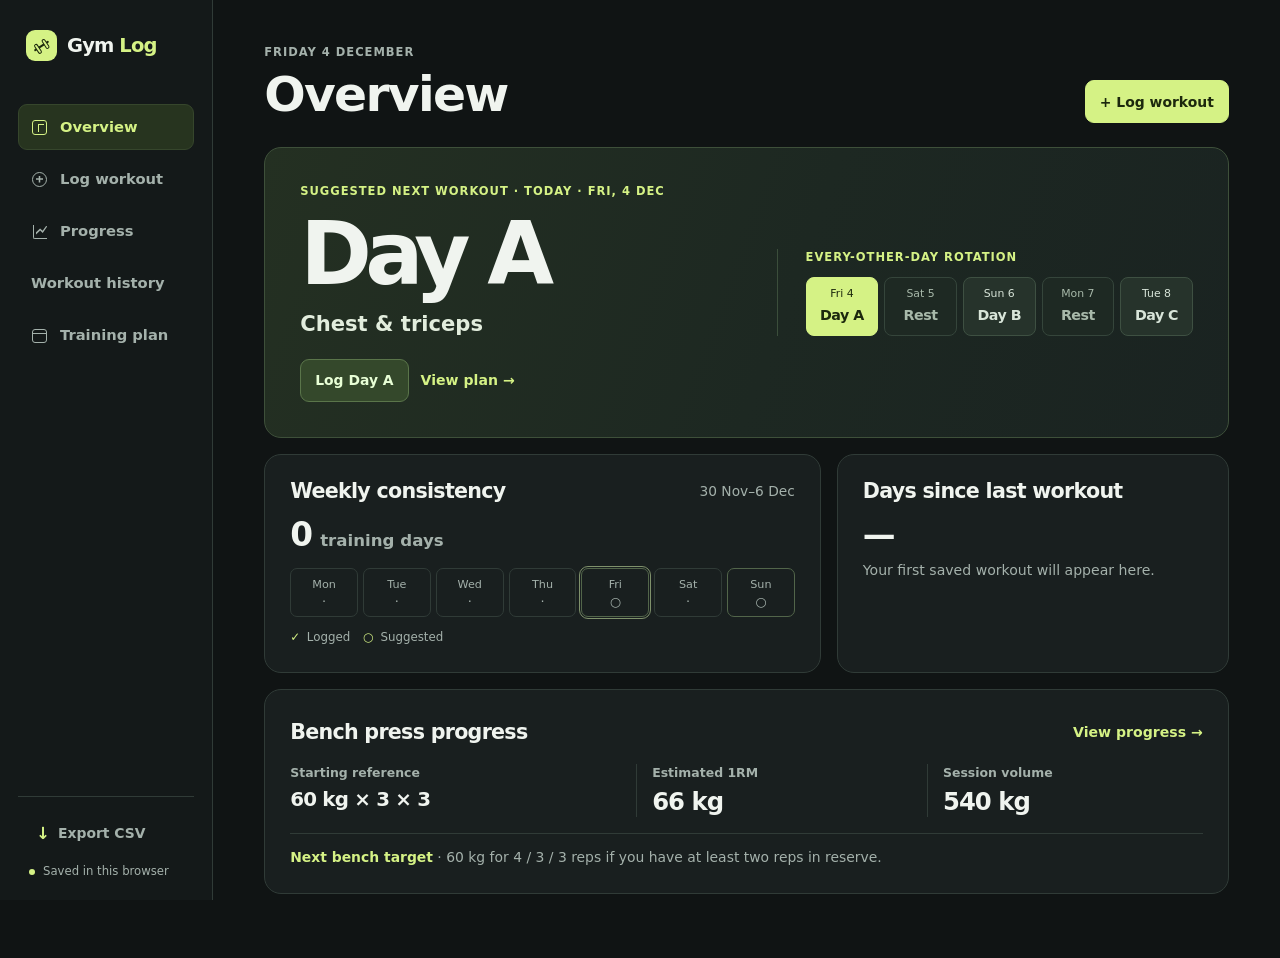
<file: gym/index.html>
<!doctype html>
<html lang="en">
<head>
  <meta charset="utf-8">
  <meta name="viewport" content="width=device-width, initial-scale=1, viewport-fit=cover">
  <meta name="theme-color" content="#131717">
  <meta name="description" content="Log gym workouts, follow a three-day rotation and track progress by exercise.">
  <title>Gym Log</title>
  <link rel="stylesheet" href="./styles.css?v=exercise-pictures">
  <script type="module" src="./app.js?v=exercise-pictures"></script>
</head>
<body>
  <a class="skip-link" href="#app">Skip to content</a>
  <div class="shell">
    <aside class="sidebar">
      <a class="brand" href="#overview" aria-label="Gym Log overview">
        <span class="brand-icon" aria-hidden="true"><span></span></span>
        <span>Gym<span class="brand-accent"> Log</span></span>
      </a>
      <nav class="navigation" aria-label="Main navigation">
        <a href="#overview" data-page="overview" aria-current="page"><span class="nav-icon icon-overview" aria-hidden="true"></span><span>Overview</span></a>
        <a href="#log" data-page="log"><span class="nav-icon icon-log" aria-hidden="true"></span><span class="nav-desktop">Log workout</span><span class="nav-mobile">Log</span></a>
        <a href="#progress" data-page="progress"><span class="nav-icon icon-progress" aria-hidden="true"></span><span>Progress</span></a>
        <a href="./shared.html" aria-label="Shared workout history">Workout history</a>
        <a href="#plan" data-page="plan"><span class="nav-icon icon-plan" aria-hidden="true"></span><span class="nav-desktop">Training plan</span><span class="nav-mobile">Plan</span></a>
      </nav>
      <div class="sidebar-bottom">
        <button class="button button-quiet export-button" type="button" data-action="export"><span class="download-icon" aria-hidden="true">↓</span> Export CSV</button>
        <p class="storage-label"><span aria-hidden="true"></span> Saved in this browser</p>
      </div>
    </aside>
    <div class="workspace">
      <header class="mobile-header">
        <a class="brand" href="#overview" aria-label="Gym Log overview">
          <span class="brand-icon" aria-hidden="true"><span></span></span>
          <span>Gym<span class="brand-accent"> Log</span></span>
        </a>
        <button class="button button-quiet" type="button" data-action="export"><span class="download-icon" aria-hidden="true">↓</span> CSV</button>
      </header>
      <main id="app" class="content" tabindex="-1">
        <noscript><p class="notice">Enable JavaScript to log workouts and view your progress.</p></noscript>
      </main>
    </div>
  </div>
  <dialog id="exercise-picture" class="exercise-picture" aria-labelledby="exercise-picture-title">
    <form method="dialog">
      <div class="panel-heading">
        <h2 id="exercise-picture-title"></h2>
        <button class="button" type="submit" autofocus>Close</button>
      </div>
      <img id="exercise-picture-full" width="480" height="180" alt="">
    </form>
  </dialog>
  <div id="toast" class="toast" role="status" aria-live="polite"></div>
</body>
</html>
</file>
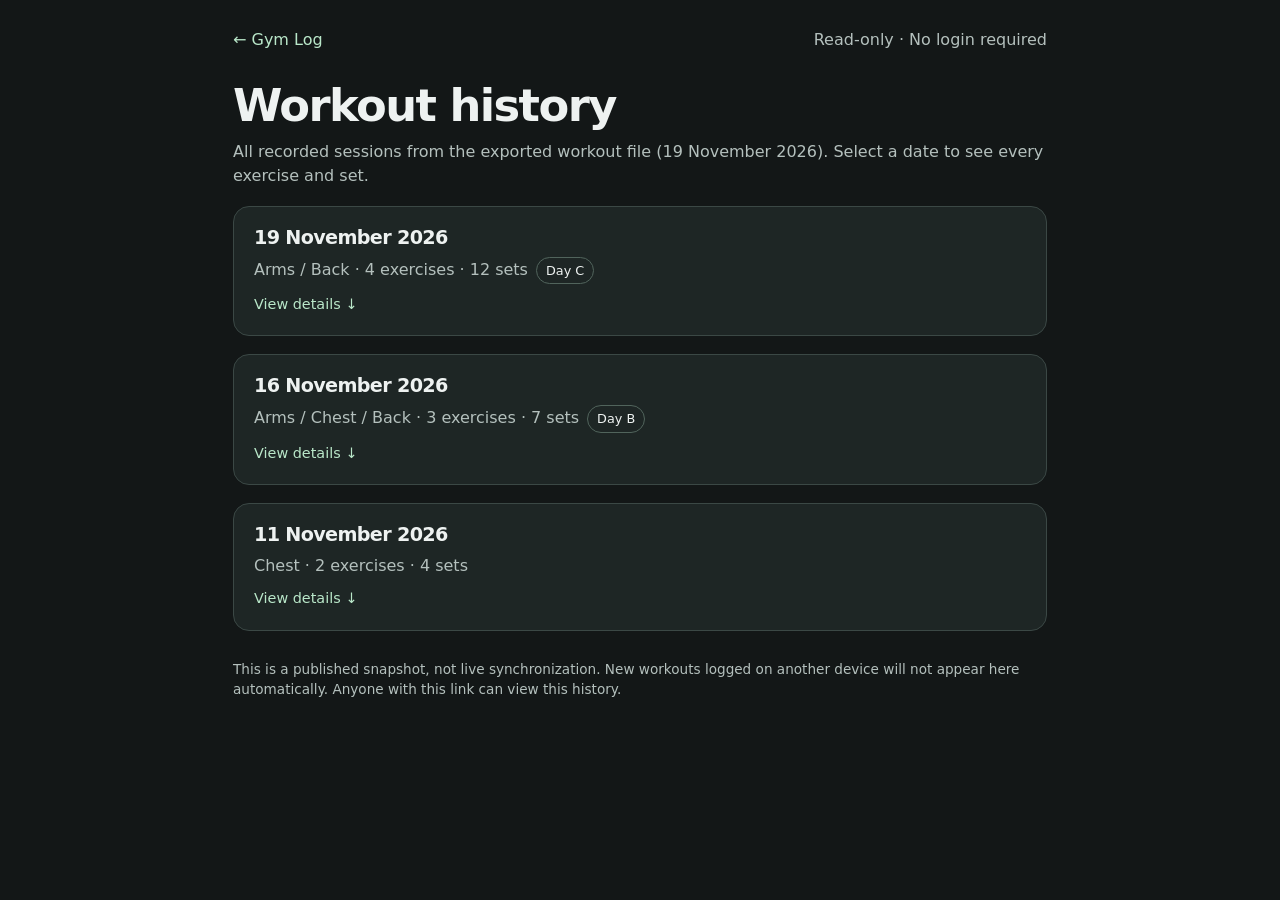
<file: gym/shared.html>
<!doctype html>
<html lang="en"><head><meta charset="utf-8"><meta name="viewport" content="width=device-width,initial-scale=1"><meta name="theme-color" content="#131717"><title>Shared workout history · Gym Log</title><link rel="stylesheet" href="./styles.css?v=exercise-pictures">
<style>body{background:#131717;color:#eef2f1;font-family:system-ui,-apple-system,sans-serif;margin:0}.shared-wrap{max-width:850px;margin:0 auto;padding:28px 18px 80px}a{color:#b9e7c9}.shared-top{display:flex;justify-content:space-between;align-items:center;gap:12px;flex-wrap:wrap}.shared-heading{font-size:clamp(1.8rem,5vw,2.8rem);margin:28px 0 8px}.shared-muted{color:#b4c0bd}.shared-card{background:#1e2625;border:1px solid #3b4845;border-radius:16px;margin:18px 0;padding:20px}.shared-card summary{cursor:pointer;list-style:none}.shared-card summary::-webkit-details-marker{display:none}.shared-card summary:after{content:"View details ↓";display:block;color:#b9e7c9;margin-top:10px;font-size:.9rem}.shared-card[open] summary:after{content:"Hide details ↑"}.shared-card h2{font-size:1.2rem;margin:0 0 8px}.shared-exercise{border-top:1px solid #3b4845;margin-top:18px;padding-top:16px}.shared-exercise h3{font-size:1.05rem;margin:0 0 8px}.shared-exercise ol{margin:0;padding-left:24px}.shared-exercise li{padding:5px 0}.shared-pill{display:inline-block;border:1px solid #51645c;border-radius:20px;padding:3px 9px;margin-left:8px;font-size:.8rem}.shared-note{font-size:.85rem;margin-top:28px}</style></head><body><main class="shared-wrap"><div class="shared-top"><a href="./">← Gym Log</a><span class="shared-muted">Read-only · No login required</span></div><h1 class="shared-heading">Workout history</h1><p class="shared-muted">All recorded sessions from the exported workout file (19 November 2026). Select a date to see every exercise and set.</p><div id="sessions"></div><p class="shared-muted shared-note">This is a published snapshot, not live synchronization. New workouts logged on another device will not appear here automatically. Anyone with this link can view this history.</p></main><script>
const sessions=[{"date":"2026-11-11","groups":"Chest","day":"","exercises":[["Bench press","weighted",[[60,3],[50,11],[50,12]]],["Climbing","bodyweight",[[null,1]]]]},{"date":"2026-11-16","groups":"Arms / Chest / Back","day":"B","exercises":[["Lat pulldown","weighted",[[50,11],[50,11],[50,10]]],["Pull-up","bodyweight",[[null,2]]],["Bench press","weighted",[[80,7],[80,7],[80,7]]]]},{"date":"2026-11-19","groups":"Arms / Back","day":"C","exercises":[["Preacher curl","weighted",[[25,3],[25,3],[20,9],[20,7]]],["Lat pulldown","weighted",[[50,12],[50,10]]],["Chest-Supported T-Bar Row","weighted",[[30,9],[30,10],[30,12]]],["pull down","weighted",[[40,12],[40,12],[40,11]]]]}];
const host=document.getElementById("sessions");
for(const s of [...sessions].reverse()){const details=document.createElement("details");details.className="shared-card";const summary=document.createElement("summary");const title=document.createElement("h2");title.textContent=new Date(s.date+"T00:00:00Z").toLocaleDateString("en-GB",{day:"numeric",month:"long",year:"numeric",timeZone:"UTC"});summary.append(title);const subtitle=document.createElement("span");subtitle.className="shared-muted";subtitle.textContent=s.groups+" · "+s.exercises.length+" exercises · "+s.exercises.reduce((n,e)=>n+e[2].length,0)+" sets";summary.append(subtitle);if(s.day){const pill=document.createElement("span");pill.className="shared-pill";pill.textContent="Day "+s.day;summary.append(pill)}details.append(summary);for(const e of s.exercises){const section=document.createElement("section");section.className="shared-exercise";const h=document.createElement("h3");h.textContent=e[0];section.append(h);const ol=document.createElement("ol");for(const [weight,reps] of e[2]){const li=document.createElement("li");li.textContent=(weight===null?"Bodyweight":weight+" kg")+" × "+reps+" rep"+(reps===1?"":"s");ol.append(li)}section.append(ol);details.append(section)}host.append(details)}
</script></body></html>
</file>
<file: gym/styles.css>
:root {
  color-scheme: dark;
  font-family: Geist, Inter, "DM Sans", system-ui, -apple-system, BlinkMacSystemFont, sans-serif;
  font-synthesis: none;
  --bg: #101414;
  --nav: #141919;
  --panel: #191f1f;
  --raised: #212827;
  --field: #121717;
  --line: #303b37;
  --text: #f0f4ef;
  --muted: #a4b1ab;
  --subtle: #82948b;
  --accent: #d5f285;
  --accent-text: #1c280d;
  --accent-soft: #27341f;
  --danger: #ffb3a9;
  --radius: 17px;
}

*, *::before, *::after { box-sizing: border-box; }
body { margin: 0; min-width: 0; background: var(--bg); color: var(--text); line-height: 1.5; }
a { color: inherit; text-decoration: none; }
button, input, select, textarea { font: inherit; }
button { color: inherit; }
button:enabled, select { cursor: pointer; }
button:disabled { opacity: .48; }
:focus-visible { outline: 2px solid var(--accent); outline-offset: 4px; }
[hidden] { display: none !important; }
h1, h2, h3, p, dl, dd { margin: 0; }
ol, ul { margin: 0; padding: 0; }
h1, h2, h3 { line-height: 1.15; letter-spacing: -.035em; }
h1 { font-size: clamp(2rem, 5vw, 3.05rem); font-weight: 700; }
h2 { font-size: 1.29rem; font-weight: 690; }
h3 { font-size: 1.07rem; font-weight: 670; }

.skip-link { position: fixed; top: 8px; left: 8px; z-index: 20; transform: translateY(-160%); background: var(--accent); color: var(--accent-text); padding: 10px 16px; border-radius: 8px; }
.skip-link:focus { transform: translateY(0); }
.shell { display: grid; grid-template-columns: 213px minmax(0, 1fr); min-height: 100dvh; }
.sidebar { display: flex; flex-direction: column; position: sticky; top: 0; height: 100dvh; padding: 30px 18px 19px; background: var(--nav); border-right: 1px solid var(--line); }
.brand { display: inline-flex; align-items: center; gap: 10px; align-self: flex-start; margin: 0 8px; font-size: 1.22rem; font-weight: 740; letter-spacing: -.045em; white-space: nowrap; }
.brand-accent { color: var(--accent); }
.brand-icon { display: grid; place-items: center; position: relative; width: 31px; height: 31px; flex: 0 0 31px; border-radius: 9px; background: var(--accent); color: var(--accent-text); }
.brand-icon span { position: relative; width: 17px; height: 2px; border-radius: 2px; background: currentColor; transform: rotate(-33deg); }
.brand-icon span::before, .brand-icon span::after { position: absolute; content: ""; width: 4px; height: 11px; top: -4.5px; border: 1.5px solid; border-radius: 2px; background: var(--accent); }
.brand-icon span::before { left: 2px; }
.brand-icon span::after { right: 2px; }
.navigation { display: grid; gap: 6px; margin-top: 43px; }
.navigation a { position: relative; display: flex; align-items: center; min-height: 46px; gap: 12px; padding: 0 12px; color: var(--muted); border: 1px solid transparent; border-radius: 9px; font-size: .92rem; font-weight: 620; white-space: nowrap; }
.navigation a:hover { background: var(--raised); color: var(--text); }
.navigation a[aria-current="page"] { background: var(--accent-soft); color: var(--accent); border-color: #36462c; }
.nav-mobile, .mobile-header { display: none; }
.nav-icon { display: inline-block; position: relative; width: 17px; height: 17px; flex: 0 0 17px; }
.nav-icon::before, .nav-icon::after { position: absolute; content: ""; }
.icon-overview::before { inset: 1px; border: 1.5px solid; border-radius: 3px; }
.icon-overview::after { inset: 5px 4px 4px 7px; border-left: 1.5px solid; border-top: 1.5px solid; }
.icon-log::before { inset: 1px; border: 1.5px solid; border-radius: 50%; }
.icon-log::after { inset: 5px; background: currentColor; clip-path: polygon(39% 0, 61% 0, 61% 39%, 100% 39%, 100% 61%, 61% 61%, 61% 100%, 39% 100%, 39% 61%, 0 61%, 0 39%, 39% 39%); }
.icon-progress::before { inset: 2px 1px 1px 2px; border-left: 1.5px solid; border-bottom: 1.5px solid; border-bottom-left-radius: 2px; }
.icon-progress::after { left: 5px; top: 3px; width: 11px; height: 9px; background: currentColor; clip-path: polygon(0 76%, 37% 32%, 60% 57%, 95% 0, 100% 15%, 61% 82%, 38% 56%, 0 100%); }
.icon-plan::before { inset: 2px 1px 1px; border: 1.5px solid; border-radius: 3px; }
.icon-plan::after { inset: 6px 2px auto; border-top: 1.5px solid; }
.sidebar-bottom { margin-top: auto; padding: 14px 3px 0; border-top: 1px solid var(--line); }
.export-button { width: 100%; justify-content: flex-start !important; }
.storage-label { display: flex; gap: 8px; align-items: center; margin: 9px 8px 0; color: var(--muted); font-size: .73rem; }
.storage-label span { width: 6px; height: 6px; border-radius: 50%; background: var(--accent); }
.download-icon { color: var(--accent); font-size: 1.2em; line-height: 1; }
.workspace { min-width: 0; }
.content { width: 100%; max-width: 1160px; padding: 44px clamp(22px, 4vw, 58px) 64px; margin-inline: auto; }
.content:focus { outline: none; }
.page-heading { display: flex; align-items: end; justify-content: space-between; gap: 14px; margin-bottom: 24px; }
.page-heading .eyebrow { margin-bottom: 6px; }
.eyebrow { color: var(--muted); font-size: .72rem; font-weight: 700; letter-spacing: .085em; text-transform: uppercase; }
.dim { color: var(--muted); }
.small { font-size: .86rem; }
.number { font-variant-numeric: tabular-nums; }
.accent { color: var(--accent); }
.button { display: inline-flex; align-items: center; justify-content: center; gap: 8px; min-height: 43px; padding: 8px 14px; border: 1px solid var(--line); border-radius: 9px; background: var(--raised); color: var(--text); font-weight: 680; font-size: .87rem; line-height: 1.2; white-space: nowrap; }
.button:hover { border-color: var(--subtle); }
.button-primary { background: var(--accent); color: var(--accent-text); border-color: var(--accent); }
.button-primary:hover { background: #e2ffa5; border-color: #e2ffa5; }
.button-quiet { background: transparent; border-color: transparent; color: var(--muted); }
.button-quiet:hover { color: var(--text); background: var(--raised); }
.button-small { min-height: 37px; padding: 6px 10px; font-size: .8rem; }
.text-link { display: inline-flex; gap: 5px; align-items: center; color: var(--accent); font-size: .88rem; font-weight: 650; padding: 7px 0; }
.text-link:hover { text-decoration: underline; text-underline-offset: 3px; }
.panel { min-width: 0; padding: clamp(17px, 2.4vw, 25px); border: 1px solid var(--line); border-radius: var(--radius); background: var(--panel); }
.panel-heading { display: flex; justify-content: space-between; align-items: center; gap: 12px; margin-bottom: 14px; }
.panel-heading h2 + p { margin-top: 5px; }
.stack { display: grid; gap: 16px; }

.hero { display: grid; grid-template-columns: minmax(0, 1fr) minmax(0, .92fr); gap: 24px; align-items: center; padding: clamp(20px, 3.4vw, 35px); background: linear-gradient(110deg, #243022 0%, #1d2822 54%, #1a2321 100%); border-color: #3e503a; }
.hero .eyebrow { color: var(--accent); }
.hero-title { margin: 4px 0 4px; font-size: clamp(3rem, 7.2vw, 5.4rem); font-weight: 730; letter-spacing: -.077em; }
.hero-subtitle { font-size: clamp(1rem, 2.35vw, 1.32rem); font-weight: 620; color: #e2eddd; }
.hero-actions { display: flex; align-items: center; flex-wrap: wrap; gap: 12px; margin-top: 19px; }
.hero-actions .button { background: #34482b; color: #e8ffd6; border-color: #5a754a; }
.hero-actions .button:hover { background: #3e542f; }
.hero-calendar { border-left: 1px solid #3b4e3b; padding-left: clamp(12px, 2.7vw, 28px); }
.hero-calendar > p { margin-bottom: 10px; }
.rotation-grid { list-style: none; display: grid; grid-template-columns: repeat(5, minmax(0, 1fr)); gap: 6px; }
.rotation-tile { display: grid; align-content: center; justify-items: center; gap: 2px; min-height: 59px; padding: 5px 2px; border: 1px solid #3e5042; border-radius: 8px; color: #d8e5d9; background: #26332b; font-variant-numeric: tabular-nums; }
.rotation-tile strong { font-size: .89rem; letter-spacing: -.035em; white-space: nowrap; }
.rotation-tile small { font-size: .68rem; }
.rotation-tile.rest { border-color: #35453b; background: #1e2923; color: #a8b9aa; }
.rotation-tile.next { border-color: var(--accent); background: var(--accent); color: var(--accent-text); }
.dashboard-grid { display: grid; grid-template-columns: minmax(0, 1.42fr) minmax(0, 1fr); gap: 16px; }
.stat-large { font-size: 2.05rem; line-height: 1.1; font-weight: 740; letter-spacing: -.065em; }
.stat-large .stat-unit { font-size: 1.04rem; font-weight: 610; color: var(--muted); letter-spacing: 0; }
.stat-detail { margin-top: 7px; color: var(--muted); font-size: .88rem; }
.week { display: grid; grid-template-columns: repeat(7, minmax(0, 1fr)); gap: 5px; list-style: none; margin-top: 15px; }
.week li { display: grid; min-height: 49px; place-content: center; justify-items: center; gap: 3px; color: var(--muted); border: 1px solid var(--line); border-radius: 7px; font-size: .7rem; }
.week .week-done { background: var(--accent-soft); color: var(--accent); border-color: #587441; }
.week .week-planned { border-color: #52654a; }
.week .week-today { outline: 1px solid #7f916b; outline-offset: 1px; }
.week-mark { font-size: .8rem; line-height: 1; }
.legend { display: flex; flex-wrap: wrap; gap: 5px 13px; margin-top: 12px; color: var(--muted); font-size: .74rem; }
.legend b { margin-right: 3px; color: var(--accent); font-weight: 600; }
.bench-summary { display: grid; grid-template-columns: minmax(0, 1.2fr) minmax(0, 1fr) minmax(0, 1fr); gap: 15px; align-items: start; }
.bench-summary > div + div { border-left: 1px solid var(--line); padding-left: 15px; }
.bench-summary dt { color: var(--muted); font-size: .78rem; font-weight: 630; }
.bench-summary dd { margin-top: 5px; font-size: clamp(1rem, 2.6vw, 1.52rem); line-height: 1.18; font-weight: 690; letter-spacing: -.04em; }
.bench-summary dd.set-summary { font-size: clamp(.97rem, 2.1vw, 1.24rem); }
.metric-note { display: block; margin-top: 5px; color: var(--muted); font-size: .77rem; }
.bench-target { margin-top: 16px; padding-top: 13px; border-top: 1px solid var(--line); color: var(--muted); font-size: .87rem; }
.bench-target strong { color: var(--accent); }
.recent-list { display: grid; list-style: none; }
.recent-list li { display: flex; justify-content: space-between; gap: 10px; align-items: center; padding: 10px 0; border-top: 1px solid var(--line); }
.recent-list li:first-child { border-top: 0; padding-top: 0; }

label, legend { font-weight: 630; }
.field { display: grid; align-content: start; gap: 6px; font-size: .86rem; min-width: 0; }
.field > label, .field > span { color: var(--muted); }
input, select, textarea { display: block; min-width: 0; width: 100%; color: var(--text); border: 1px solid var(--line); border-radius: 8px; background: var(--field); padding: 10px; font-size: 1rem; line-height: 1.3; }
input, select { min-height: 45px; }
textarea { min-height: 83px; resize: vertical; }
input::placeholder, textarea::placeholder { color: var(--subtle); }
input:focus, select:focus, textarea:focus { border-color: var(--accent); }
input[type="number"] { font-variant-numeric: tabular-nums; }
input[type="number"]::-webkit-inner-spin-button { opacity: 1; }
.field-grid { display: grid; grid-template-columns: repeat(2, minmax(0, 1fr)); gap: 11px; }
.group-field { margin: 15px 0 0; padding: 0; border: 0; }
.group-field legend { color: var(--muted); font-size: .86rem; margin-bottom: 8px; }
.group-buttons { display: flex; gap: 6px; flex-wrap: wrap; }
.group-buttons label { position: relative; }
.group-buttons input { position: absolute; opacity: 0; width: 1px; height: 1px; min-height: 0; padding: 0; }
.group-buttons span, .chip { display: inline-flex; align-items: center; min-height: 36px; padding: 5px 10px; color: var(--muted); font-size: .8rem; font-weight: 620; border: 1px solid var(--line); border-radius: 7px; background: var(--field); cursor: pointer; }
.group-buttons input:checked + span { color: var(--accent); border-color: #5e7446; background: var(--accent-soft); }
.group-buttons input:focus-visible + span { outline: 2px solid var(--accent); outline-offset: 3px; }
.chip:hover { color: var(--text); border-color: var(--subtle); }
.log-block .panel-heading { margin-bottom: 0; }
.log-workout-exercises { display: grid; gap: 11px; margin-top: 13px; }
.exercise-card { border: 1px solid var(--line); padding: 15px; border-radius: 11px; background: #171d1d; }
.exercise-card-heading { display: flex; align-items: start; justify-content: space-between; gap: 10px; margin-bottom: 12px; }
.exercise-card-heading .small { margin-top: 4px; }
.exercise-options { display: grid; grid-template-columns: minmax(0, 1fr) minmax(0, 1fr); gap: 10px; margin-bottom: 12px; }
.exercise-options select { min-height: 40px; }
.set-grid { display: grid; grid-template-columns: 2.35rem minmax(0, 1fr) minmax(0, .8fr) 2.5rem; gap: 7px 9px; align-items: center; }
.set-grid .set-label { color: var(--muted); font-weight: 650; font-size: .78rem; }
.set-grid input { min-height: 42px; }
.set-number { padding-left: 3px; color: var(--muted); font-size: .86rem; }
.icon-button { display: grid; place-items: center; min-width: 40px; min-height: 40px; padding: 0; font-size: 1.25rem; color: var(--muted); border: 1px solid var(--line); border-radius: 7px; background: transparent; }
.icon-button:hover { color: var(--danger); border-color: var(--subtle); }
.exercise-card .add-set { margin-top: 9px; }
.exercise-empty { margin-top: 14px; padding: 17px 15px; border: 1px dashed #46534c; border-radius: 10px; }
.exercise-empty p { margin-bottom: 10px; }
.quick-add { display: flex; flex-wrap: wrap; gap: 6px; }
.picker { margin-top: 12px; padding: 11px; border: 1px solid #506343; background: var(--field); border-radius: 10px; }
.picker input { background: var(--panel); }
.picker-options { display: grid; gap: 3px; margin-top: 6px; }
.picker-options button { min-height: 41px; display: flex; justify-content: space-between; align-items: center; gap: 8px; padding: 7px 9px; border: 1px solid transparent; border-radius: 7px; text-align: left; background: transparent; }
.picker-options button:hover { background: var(--accent-soft); border-color: var(--line); }
.picker-options .picker-create { color: var(--accent); }
.picker-options small { color: var(--muted); text-align: right; }
.form-footer { display: flex; justify-content: space-between; align-items: center; gap: 12px; padding: 8px 0 0; }
.form-footer-actions { display: flex; gap: 6px; align-items: center; flex-wrap: wrap; }
.danger { color: var(--danger); }
.notice { color: var(--danger); font-size: .9rem; border: 1px solid #74524b; border-radius: 8px; padding: 9px 12px; background: #34221f; margin-bottom: 15px; }
.form-error { margin: 0; }

.segment { display: flex; align-items: center; gap: 3px; padding: 4px; background: var(--nav); border: 1px solid var(--line); border-radius: 10px; width: fit-content; max-width: 100%; }
.segment button { background: transparent; color: var(--muted); border: 1px solid transparent; border-radius: 7px; padding: 7px 11px; min-height: 39px; font-size: .85rem; font-weight: 660; white-space: nowrap; }
.segment button:hover { color: var(--text); }
.segment button[aria-pressed="true"] { background: var(--accent-soft); color: var(--accent); border-color: #425735; }
.progress-controls { display: flex; justify-content: space-between; align-items: end; gap: 12px; flex-wrap: wrap; }
.progress-controls .field { width: min(100%, 284px); }
.chart-head { display: flex; justify-content: space-between; align-items: end; gap: 9px; margin-bottom: 10px; flex-wrap: wrap; }
.chart-head .field { width: min(100%, 168px); }
.chart-head .field select { min-height: 38px; font-size: .89rem; padding: 6px 8px; }
.chart-wrap { position: relative; width: 100%; height: 225px; }
.chart-wrap canvas { display: block; width: 100%; height: 100%; }
.chart-tip { pointer-events: none; position: absolute; display: grid; gap: 1px; background: #111817; border: 1px solid var(--line); border-radius: 7px; padding: 6px 9px; color: var(--muted); font-size: .76rem; }
.chart-tip strong { color: var(--accent); }
.empty-chart { display: grid; min-height: 125px; place-content: center; text-align: center; gap: 5px; border: 1px dashed var(--line); border-radius: 9px; padding: 12px; }
.table-scroll { overflow-x: auto; }
table { width: 100%; border-collapse: collapse; text-align: left; font-size: .88rem; }
caption { color: var(--muted); text-align: left; padding-bottom: 7px; }
th, td { padding: 11px 9px; border-bottom: 1px solid var(--line); vertical-align: top; }
th:first-child, td:first-child { padding-left: 0; }
th:last-child, td:last-child { padding-right: 0; }
th { color: var(--muted); font-size: .76rem; font-weight: 690; }
tbody tr:last-child td, tbody tr:last-child th { border-bottom: 0; }
.history-table { min-width: 580px; }
.history-table .sets-cell { min-width: 135px; }
.history-mobile { display: none; }
.nowrap { white-space: nowrap; }
.badge { display: inline-flex; align-items: center; border-radius: 6px; padding: 3px 6px; color: var(--accent); background: var(--accent-soft); font-size: .72rem; font-weight: 670; white-space: nowrap; }
.row-note { display: block; max-width: 36ch; margin-top: 3px; color: var(--muted); overflow-wrap: anywhere; }
.compare-form .range { border: 0; padding: 0; margin: 0; min-width: 0; }
.range legend { margin-bottom: 7px; }
.compare-form .form-footer { padding-top: 12px; }
.compare-table { min-width: 450px; }
.compare-table tbody th { font-size: .85rem; }
.return-settings { display: flex; align-items: end; gap: 9px; flex-wrap: wrap; }
.return-settings .field { width: min(100%, 190px); }
.return-grid { display: grid; grid-template-columns: repeat(2, minmax(0, 1fr)); gap: 13px; }
.return-card { background: #171d1d; border: 1px solid var(--line); border-radius: 10px; padding: 13px; }
.return-card h3 { margin-bottom: 9px; }
.return-card dl { display: grid; grid-template-columns: 1fr auto; gap: 5px 9px; font-size: .86rem; }
.return-card dt { color: var(--muted); }
.return-card dd { font-weight: 650; text-align: right; }
.return-card .badge, .return-card .metric-note { margin-top: 9px; }

.plan-priorities { display: flex; flex-wrap: wrap; gap: 6px; margin: 12px 0 8px; }
.plan-priorities span { display: inline-flex; gap: 5px; align-items: center; padding: 5px 8px; background: var(--raised); border: 1px solid var(--line); border-radius: 7px; font-size: .79rem; }
.plan-priorities b { color: var(--accent); font-weight: 680; }
.plan-list { list-style: none; }
.plan-lift { display: grid; grid-template-columns: minmax(0, 1.08fr) minmax(0, 1fr); gap: 10px; align-items: start; padding: 12px 0; border-top: 1px solid var(--line); }
.plan-lift:last-child { padding-bottom: 0; }
.plan-lift strong { font-size: .92rem; }
.plan-lift .dim { font-size: .79rem; }
.plan-lift .prescription { color: var(--accent); font-variant-numeric: tabular-nums; font-weight: 630; font-size: .85rem; }
.plan-alt { padding-left: 10px; border-left: 1px solid var(--line); }
.plan-schedule { display: grid; grid-template-columns: repeat(7, minmax(0, 1fr)); gap: 5px; list-style: none; margin-top: 12px; }
.plan-schedule .rotation-tile { border-color: var(--line); background: var(--raised); }
.plan-schedule .rotation-tile.rest { background: var(--field); }
.plan-schedule .rotation-tile.next { background: var(--accent); border-color: var(--accent); }
.plan-guide p + p { margin-top: 8px; }
.plan-guide .dim { margin-top: 10px; }
.toast { position: fixed; right: 20px; bottom: 20px; z-index: 12; display: none; max-width: min(390px, calc(100vw - 40px)); padding: 10px 14px; color: var(--text); background: #293b28; border: 1px solid #607e51; border-radius: 10px; font-size: .9rem; }
.toast:not(:empty) { display: block; }
.toast.toast-error { background: #3d2725; border-color: #87564f; }

@media (max-width: 1020px) {
  .shell { grid-template-columns: 183px minmax(0, 1fr); }
  .sidebar { padding-inline: 13px; }
  .content { padding-inline: 26px; }
}
@media (max-width: 760px) {
  .shell { display: block; }
  .sidebar { position: static; display: contents; }
  .sidebar > .brand, .sidebar-bottom, .nav-desktop { display: none; }
  .nav-mobile { display: inline; }
  .mobile-header { display: flex; align-items: center; justify-content: space-between; min-height: 59px; padding: max(5px, env(safe-area-inset-top)) max(12px, env(safe-area-inset-right)) 5px max(10px, env(safe-area-inset-left)); border-bottom: 1px solid var(--line); background: var(--nav); }
  .mobile-header .brand { align-self: center; }
  .mobile-header .brand-icon { width: 27px; height: 27px; flex-basis: 27px; }
  .navigation { position: fixed; inset: auto 0 0; z-index: 9; grid-template-columns: repeat(4, minmax(0, 1fr)); gap: 3px; margin: 0; padding: 5px max(6px, env(safe-area-inset-right)) max(5px, env(safe-area-inset-bottom)) max(6px, env(safe-area-inset-left)); border-top: 1px solid var(--line); background: var(--nav); }
  .navigation a { flex-direction: column; justify-content: center; gap: 2px; min-height: 46px; padding: 3px; border-radius: 7px; font-size: .72rem; }
  .content { padding: 22px 16px calc(83px + env(safe-area-inset-bottom)); }
  .page-heading { margin-bottom: 16px; }
  .toast { bottom: calc(65px + env(safe-area-inset-bottom)); right: 12px; }
  .log-form > .form-footer { position: sticky; bottom: calc(56px + env(safe-area-inset-bottom)); z-index: 3; padding: 7px 0; background: var(--bg); }
}
@media (max-width: 490px) {
  .hero { grid-template-columns: 1fr; gap: 16px; }
  .hero-calendar { border-left: 0; border-top: 1px solid #3b4e3b; padding: 11px 0 0; }
  .hero-calendar > p { margin-bottom: 7px; }
  .hero-title { font-size: 3.4rem; }
  .hero-actions { margin-top: 12px; }
  .rotation-tile { min-height: 48px; }
  .dashboard-grid { grid-template-columns: 1fr; gap: 11px; }
  .stack { gap: 11px; }
  .bench-summary { gap: 7px; }
  .bench-summary > div + div { padding-left: 7px; }
  .bench-summary dt { font-size: .72rem; }
  .panel-heading { gap: 6px; }
  .page-heading .button { padding-inline: 10px; }
  .progress-controls .field { width: 100%; }
  .segment { width: 100%; }
  .segment button { flex: 1; padding-inline: 5px; }
  .compare-form > .field-grid, .return-grid { grid-template-columns: 1fr; }
  .compare-form .form-footer { flex-wrap: wrap; }
  .chart-wrap { height: 184px; }
  .history-desktop { display: none; }
  .history-mobile { display: block; }
  .history-mobile table { table-layout: fixed; font-size: .81rem; }
  .history-mobile td, .history-mobile th { padding-inline: 5px; }
  .history-mobile td:first-child, .history-mobile th:first-child { padding-left: 0; }
  .history-mobile th:first-child { width: 38%; }
  .history-mobile details { margin-top: 4px; }
  .history-mobile summary { color: var(--accent); cursor: pointer; font-size: .75rem; }
  .history-mobile details .row-note { margin-top: 4px; }
  .history-mobile .badge { margin-top: 3px; }
  .plan-lift { gap: 6px; }
  .plan-alt { padding-left: 6px; }
  .plan-schedule .rotation-tile strong { font-size: .75rem; }
  .plan-schedule .rotation-tile small { font-size: .64rem; }
}
@media (prefers-reduced-motion: reduce) {
  *, *::before, *::after { scroll-behavior: auto !important; }
}

.sr-only { position: absolute; width: 1px; height: 1px; padding: 0; margin: -1px; overflow: hidden; clip-path: inset(50%); white-space: nowrap; border: 0; }
.history-reference { margin: -3px 0 11px; }
.history-mobile details .button { margin-top: 5px; }
@media (max-width: 490px) {
  .compare-table { min-width: 0; font-size: .79rem; }
  .compare-table th, .compare-table td { padding-inline: 4px; white-space: normal; }
  .compare-table th:first-child { padding-left: 0; }
  .compare-table td:last-child, .compare-table th:last-child { padding-right: 0; }
}
@media (max-width: 365px) {
  .log-form .panel:first-child > .field-grid, .compare-form .range .field-grid { grid-template-columns: 1fr; }
}

.exercise-name-picture, .plan-exercise-picture { display: flex; align-items: flex-start; gap: 9px; min-width: 0; }
.exercise-name-picture { align-items: center; }
.exercise-image { width: 80px; height: 30px; object-fit: contain; display: block; flex: none; border-radius: 5px; background: #f3f2ee; }
.exercise-image-button { display: grid; place-items: center; min-height: 44px; flex: none; padding: 4px; background: var(--field); border: 1px solid var(--line); border-radius: 7px; }
.exercise-image-button:hover { border-color: var(--accent); }
.exercise-picture { width: min(540px, calc(100% - 28px)); max-height: 85vh; color: var(--text); background: var(--panel); border: 1px solid var(--line); border-radius: var(--radius); padding: 18px; }
.exercise-picture::backdrop { background: rgb(0 0 0 / 75%); }
.exercise-picture img { display: block; width: 100%; height: auto; border-radius: 7px; background: #f3f2ee; }
@media (max-width: 540px) {
  .plan-exercise-picture { flex-direction: column; gap: 5px; }
  .picker-options .exercise-image { width: 64px; height: 24px; }
}
</file>
